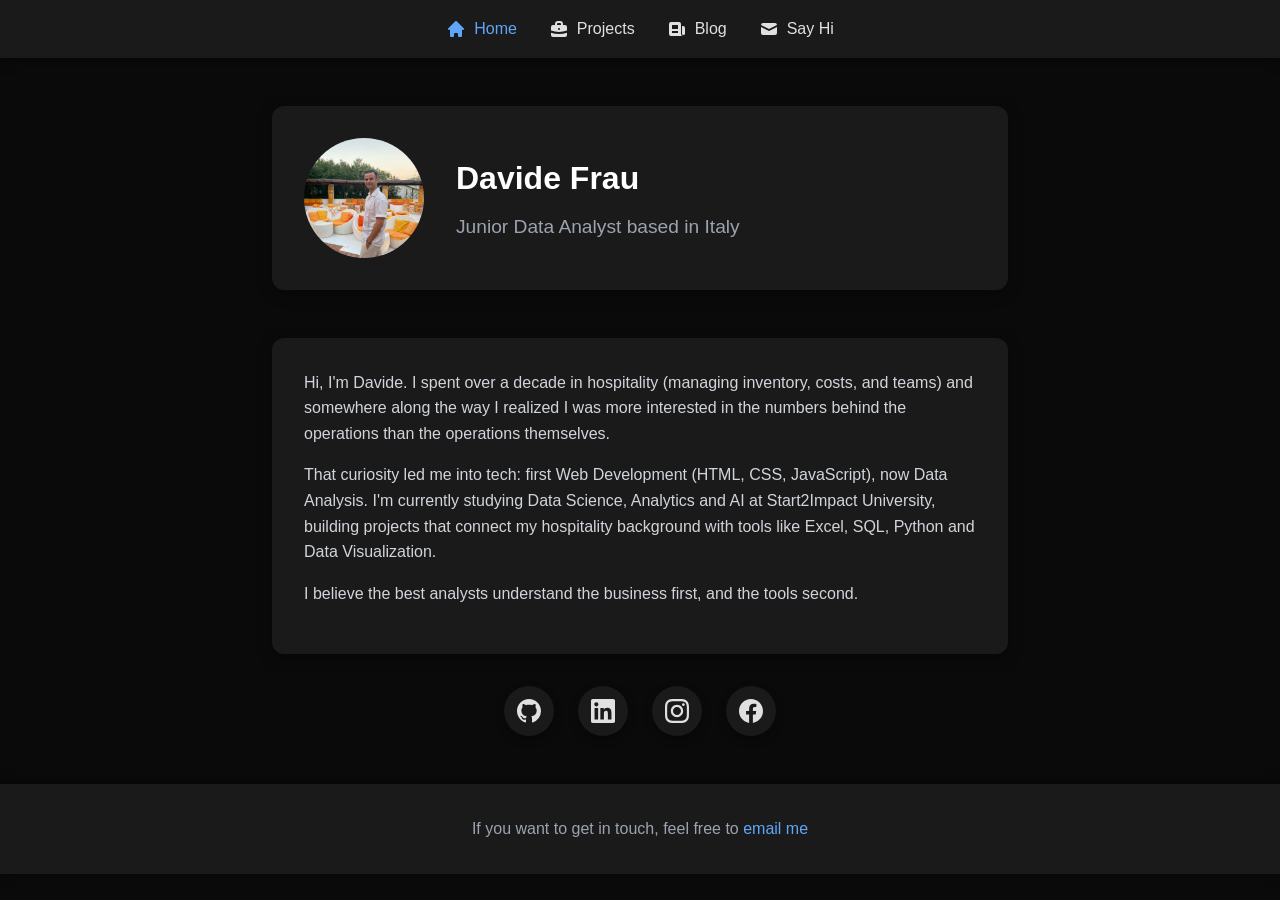
<file: index.html>
<!doctype html>
<html lang="it">
	<head>
		<meta charset="UTF-8" />
		<meta name="viewport" content="width=device-width, initial-scale=1.0" />
		<meta name="description" content="Davide Frau - Junior Data Analyst" />
		<meta name="keywords" content="Data Analysis, Data Science, programming" />
		<meta name="author" content="Davide Frau" />
		<meta property="og:title" content="Davide Frau - Junior Data Analyst" />
		<meta
			property="og:description"
			content="Hi, i'm Davide, a Junior Data Analyst"
		/>
		<meta property="og:type" content="website" />
		<meta property="og:url" content="https://davidefrau.netlify.app/" />
		<link rel="stylesheet" href="/css/style.css" />
		<link rel="icon" type="image/png" sizes="32x32" href="/img/favicon.ico" />
		<link rel="manifest" href="/site.webmanifest" />
		<title>Davide Frau</title>
	</head>
	<body>
		<header>
			<nav>
				<ul>
					<li>
						<a href="../index.html" class="active">
							<svg fill="currentColor" viewBox="0 0 20 20">
								<path
									d="M10.707 2.293a1 1 0 00-1.414 0l-7 7a1 1 0 001.414 1.414L4 10.414V17a1 1 0 001 1h2a1 1 0 001-1v-2a1 1 0 011-1h2a1 1 0 011 1v2a1 1 0 001 1h2a1 1 0 001-1v-6.586l.293.293a1 1 0 001.414-1.414l-7-7z"
								/>
							</svg>
							<span>Home</span>
						</a>
					</li>
					<li>
						<a href="html/projects.html">
							<svg fill="currentColor" viewBox="0 0 20 20">
								<path
									fill-rule="evenodd"
									d="M6 6V5a3 3 0 013-3h2a3 3 0 013 3v1h2a2 2 0 012 2v3.57A22.952 22.952 0 0110 13a22.95 22.95 0 01-8-1.43V8a2 2 0 012-2h2zm2-1a1 1 0 011-1h2a1 1 0 011 1v1H8V5zm1 5a1 1 0 011-1h.01a1 1 0 110 2H10a1 1 0 01-1-1z"
									clip-rule="evenodd"
								/>
								<path
									d="M2 13.692V16a2 2 0 002 2h12a2 2 0 002-2v-2.308A24.974 24.974 0 0110 15c-2.796 0-5.487-.46-8-1.308z"
								/>
							</svg>
							<span>Projects</span>
						</a>
					</li>
					<li>
						<a href="html/blog.html">
							<svg fill="currentColor" viewBox="0 0 20 20">
								<path
									fill-rule="evenodd"
									d="M2 5a2 2 0 012-2h8a2 2 0 012 2v10a2 2 0 002 2H4a2 2 0 01-2-2V5zm3 1h6v4H5V6zm6 6H5v2h6v-2z"
									clip-rule="evenodd"
								/>
								<path d="M15 7h1a2 2 0 012 2v5.5a1.5 1.5 0 01-3 0V7z" />
							</svg>
							<span>Blog</span>
						</a>
					</li>
					<li>
						<a href="html/say-hi.html">
							<svg fill="currentColor" viewBox="0 0 20 20">
								<path
									d="M2.003 5.884L10 9.882l7.997-3.998A2 2 0 0016 4H4a2 2 0 00-1.997 1.884z"
								/>
								<path
									d="M18 8.118l-8 4-8-4V14a2 2 0 002 2h12a2 2 0 002-2V8.118z"
								/>
							</svg>
							<span>Say Hi</span>
						</a>
					</li>
				</ul>
			</nav>
		</header>
		<main>
			<section class="profile-section">
				<img
					src="img/c9872b90-cc30-4b3d-b682-d0ad184fd7a0.jpg"
					alt="Davide Frau photo"
					class="profile-image"
				/>
				<div class="profile-info">
					<h1>Davide Frau</h1>
					<p class="role">Junior Data Analyst based in Italy</p>
				</div>
			</section>
			<article class="about-section">
				<p>
					Hi, I'm Davide. I spent over a decade in hospitality (managing
					inventory, costs, and teams) and somewhere along the way I realized I
					was more interested in the numbers behind the operations than the
					operations themselves.
				</p>
				<p>
					That curiosity led me into tech: first Web Development (HTML, CSS,
					JavaScript), now Data Analysis. I'm currently studying Data Science,
					Analytics and AI at Start2Impact University, building projects that
					connect my hospitality background with tools like Excel, SQL, Python
					and Data Visualization.
				</p>
				<p>
					I believe the best analysts understand the business first, and the
					tools second.
				</p>
			</article>
			<section class="social-links">
				<a
					href="https://github.com/davfrau94"
					target="_blank"
					rel="noopener noreferrer"
					aria-label="GitHub"
				>
					<svg width="24" height="24" fill="currentColor" viewBox="0 0 24 24">
						<path
							d="M12 0C5.37 0 0 5.37 0 12c0 5.31 3.435 9.795 8.205 11.385.6.105.825-.255.825-.57 0-.285-.015-1.23-.015-2.235-3.015.555-3.795-.735-4.035-1.41-.135-.345-.72-1.41-1.23-1.695-.42-.225-1.02-.78-.015-.795.945-.015 1.62.87 1.845 1.23 1.08 1.815 2.805 1.305 3.495.99.105-.78.42-1.305.765-1.605-2.67-.3-5.46-1.335-5.46-5.925 0-1.305.465-2.385 1.23-3.225-.12-.3-.54-1.53.12-3.18 0 0 1.005-.315 3.3 1.23.96-.27 1.98-.405 3-.405s2.04.135 3 .405c2.295-1.56 3.3-1.23 3.3-1.23.66 1.65.24 2.88.12 3.18.765.84 1.23 1.905 1.23 3.225 0 4.605-2.805 5.625-5.475 5.925.435.375.81 1.095.81 2.22 0 1.605-.015 2.895-.015 3.3 0 .315.225.69.825.57A12.02 12.02 0 0024 12c0-6.63-5.37-12-12-12z"
						/>
					</svg>
				</a>
				<a
					href="https://www.linkedin.com/in/davide-frau/"
					target="_blank"
					rel="noopener noreferrer"
					aria-label="LinkedIn"
				>
					<svg width="24" height="24" fill="currentColor" viewBox="0 0 24 24">
						<path
							d="M20.447 20.452h-3.554v-5.569c0-1.328-.027-3.037-1.852-3.037-1.853 0-2.136 1.445-2.136 2.939v5.667H9.351V9h3.414v1.561h.046c.477-.9 1.637-1.85 3.37-1.85 3.601 0 4.267 2.37 4.267 5.455v6.286zM5.337 7.433c-1.144 0-2.063-.926-2.063-2.065 0-1.138.92-2.063 2.063-2.063 1.14 0 2.064.925 2.064 2.063 0 1.139-.925 2.065-2.064 2.065zm1.782 13.019H3.555V9h3.564v11.452zM22.225 0H1.771C.792 0 0 .774 0 1.729v20.542C0 23.227.792 24 1.771 24h20.451C23.2 24 24 23.227 24 22.271V1.729C24 .774 23.2 0 22.222 0h.003z"
						/>
					</svg>
				</a>
				<a
					href="https://www.instagram.com/dav_frau/"
					target="_blank"
					rel="noopener noreferrer"
					aria-label="Instagram"
				>
					<svg width="24" height="24" fill="currentColor" viewBox="0 0 24 24">
						<path
							d="M12 2.163c3.204 0 3.584.012 4.85.07 3.252.148 4.771 1.691 4.919 4.919.058 1.265.069 1.645.069 4.849 0 3.205-.012 3.584-.069 4.849-.149 3.225-1.664 4.771-4.919 4.919-1.266.058-1.644.07-4.85.07-3.204 0-3.584-.012-4.849-.07-3.26-.149-4.771-1.699-4.919-4.92-.058-1.265-.07-1.644-.07-4.849 0-3.204.013-3.583.07-4.849.149-3.227 1.664-4.771 4.919-4.919 1.266-.057 1.645-.069 4.849-.069zm0-2.163c-3.259 0-3.667.014-4.947.072-4.358.2-6.78 2.618-6.98 6.98-.059 1.281-.073 1.689-.073 4.948 0 3.259.014 3.668.072 4.948.2 4.358 2.618 6.78 6.98 6.98 1.281.058 1.689.072 4.948.072 3.259 0 3.668-.014 4.948-.072 4.354-.2 6.782-2.618 6.979-6.98.059-1.28.073-1.689.073-4.948 0-3.259-.014-3.667-.072-4.947-.196-4.354-2.617-6.78-6.979-6.98-1.281-.059-1.69-.073-4.949-.073zm0 5.838c-3.403 0-6.162 2.759-6.162 6.162s2.759 6.163 6.162 6.163 6.162-2.759 6.162-6.163c0-3.403-2.759-6.162-6.162-6.162zm0 10.162c-2.209 0-4-1.79-4-4 0-2.209 1.791-4 4-4s4 1.791 4 4c0 2.21-1.791 4-4 4zm6.406-11.845c-.796 0-1.441.645-1.441 1.44s.645 1.44 1.441 1.44c.795 0 1.439-.645 1.439-1.44s-.644-1.44-1.439-1.44z"
						/>
					</svg>
				</a>
				<a
					href="https://facebook.com/davfrau"
					target="_blank"
					rel="noopener noreferrer"
					aria-label="Facebook"
				>
					<svg width="24" height="24" fill="currentColor" viewBox="0 0 24 24">
						<path
							d="M24 12.073c0-6.627-5.373-12-12-12s-12 5.373-12 12c0 5.99 4.388 10.954 10.125 11.854v-8.385H7.078v-3.47h3.047V9.43c0-3.007 1.792-4.669 4.533-4.669 1.312 0 2.686.235 2.686.235v2.953H15.83c-1.491 0-1.956.925-1.956 1.874v2.25h3.328l-.532 3.47h-2.796v8.385C19.612 23.027 24 18.062 24 12.073z"
						/>
					</svg>
				</a>
			</section>
		</main>

		<footer>
			<p>
				If you want to get in touch, feel free to
				<a href="/html/say-hi.html">email me</a>
			</p>
		</footer>
	</body>
</html>
</file>
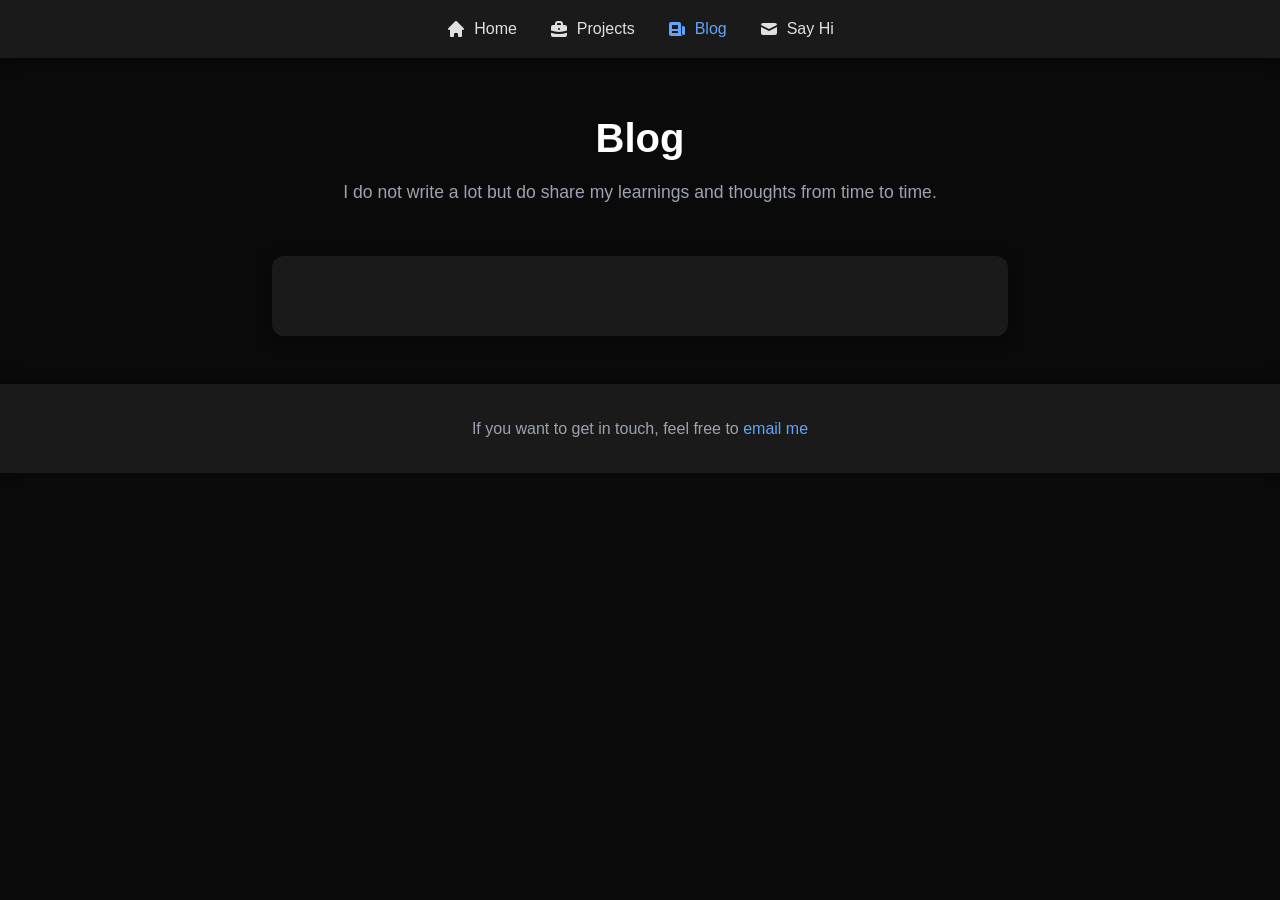
<file: html/blog.html>
<!DOCTYPE html>
<html lang="it">
	<head>
		<meta charset="UTF-8" />
		<meta name="viewport" content="width=device-width, initial-scale=1.0" />
		<meta
			name="description"
			content="Davide Frau - Full Stack Developer - Blog"
		/>
		<meta
			name="keywords"
			content="portfolio, blog, full stack developer, web development"
		/>
		<meta name="author" content="Davide Frau" />
		<meta property="og:type" content="website" />
		<meta property="og:url" content="https://davidefrau.netlify.app/" />
		<link rel="stylesheet" href="/css/style.css" />
		<link rel="stylesheet" href="/css/blog.css" />
		<link rel="icon" type="image/png" sizes="32x32" href="/img/favicon.ico" />
		<link rel="manifest" href="/site.webmanifest" />

		<title>Davide Frau - Blog</title>
	</head>
	<body>
		<header>
			<nav>
				<ul>
					<li>
						<a href="../index.html">
							<svg fill="currentColor" viewBox="0 0 20 20">
								<path
									d="M10.707 2.293a1 1 0 00-1.414 0l-7 7a1 1 0 001.414 1.414L4 10.414V17a1 1 0 001 1h2a1 1 0 001-1v-2a1 1 0 011-1h2a1 1 0 011 1v2a1 1 0 001 1h2a1 1 0 001-1v-6.586l.293.293a1 1 0 001.414-1.414l-7-7z"
								/>
							</svg>
							<span>Home</span>
						</a>
					</li>
					<li>
						<a href="/html/projects.html">
							<svg fill="currentColor" viewBox="0 0 20 20">
								<path
									fill-rule="evenodd"
									d="M6 6V5a3 3 0 013-3h2a3 3 0 013 3v1h2a2 2 0 012 2v3.57A22.952 22.952 0 0110 13a22.95 22.95 0 01-8-1.43V8a2 2 0 012-2h2zm2-1a1 1 0 011-1h2a1 1 0 011 1v1H8V5zm1 5a1 1 0 011-1h.01a1 1 0 110 2H10a1 1 0 01-1-1z"
									clip-rule="evenodd"
								/>
								<path
									d="M2 13.692V16a2 2 0 002 2h12a2 2 0 002-2v-2.308A24.974 24.974 0 0110 15c-2.796 0-5.487-.46-8-1.308z"
								/>
							</svg>
							<span>Projects</span>
						</a>
					</li>
					<li>
						<a href="/html/blog.html" class="active">
							<svg fill="currentColor" viewBox="0 0 20 20">
								<path
									fill-rule="evenodd"
									d="M2 5a2 2 0 012-2h8a2 2 0 012 2v10a2 2 0 002 2H4a2 2 0 01-2-2V5zm3 1h6v4H5V6zm6 6H5v2h6v-2z"
									clip-rule="evenodd"
								/>
								<path d="M15 7h1a2 2 0 012 2v5.5a1.5 1.5 0 01-3 0V7z" />
							</svg>
							<span>Blog</span>
						</a>
					</li>
					<li>
						<a href="/html/say-hi.html">
							<svg fill="currentColor" viewBox="0 0 20 20">
								<path
									d="M2.003 5.884L10 9.882l7.997-3.998A2 2 0 0016 4H4a2 2 0 00-1.997 1.884z"
								/>
								<path
									d="M18 8.118l-8 4-8-4V14a2 2 0 002 2h12a2 2 0 002-2V8.118z"
								/>
							</svg>
							<span>Say Hi</span>
						</a>
					</li>
				</ul>
			</nav>
		</header>

		<main>
			<div class="page-header">
				<h1>Blog</h1>
				<p>
					I do not write a lot but do share my learnings and thoughts from time
					to time.
				</p>
			</div>

			<div class="blog-posts-container">
				<!--
				<ul class="blog-posts">
					<li>
						<a href="blog/errori-comuni-javascript.html">
							1mo blog post
							<span class="post-date">(2025-09-12)</span>
						</a>
					</li>
				</ul>>
				-->
			</div>
		</main>

		<footer>
			<p>
				If you want to get in touch, feel free to
				<a href="/html/say-hi.html">email me</a>
			</p>
		</footer>
	</body>
</html>
</file>
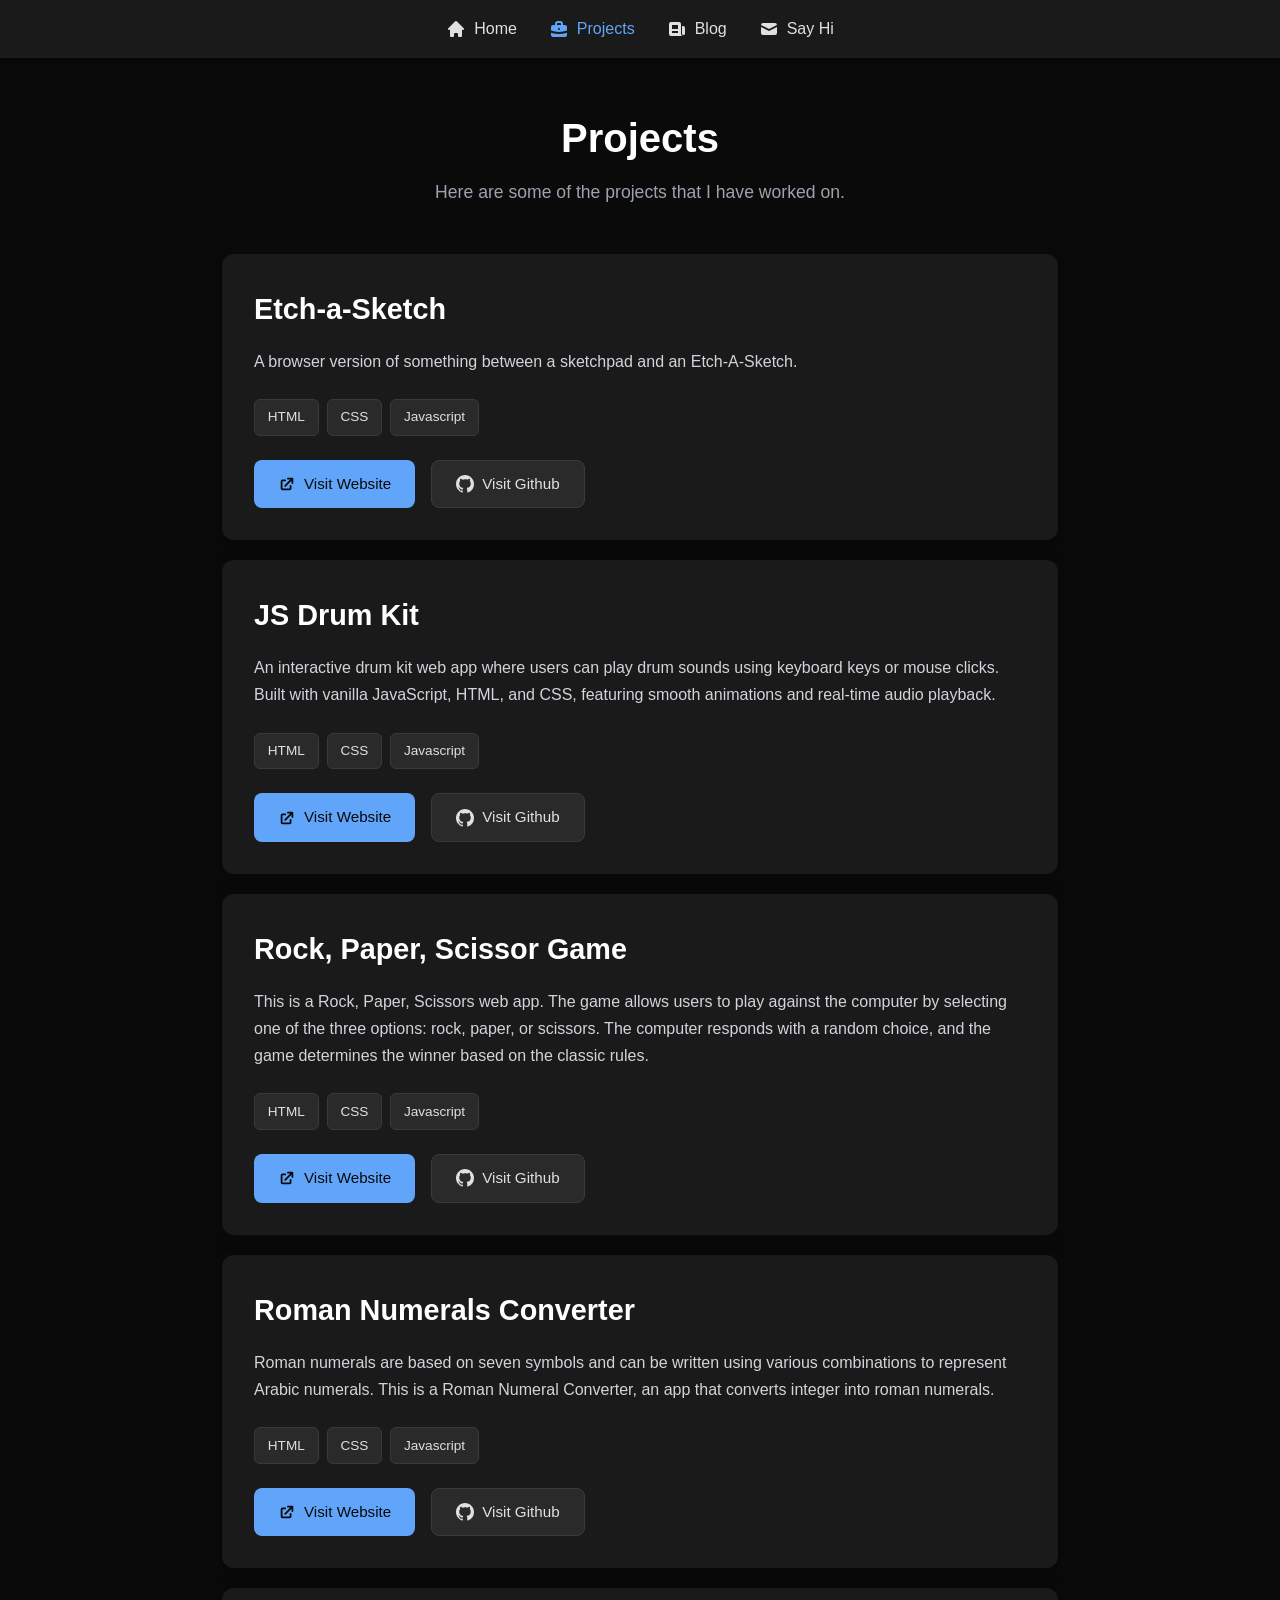
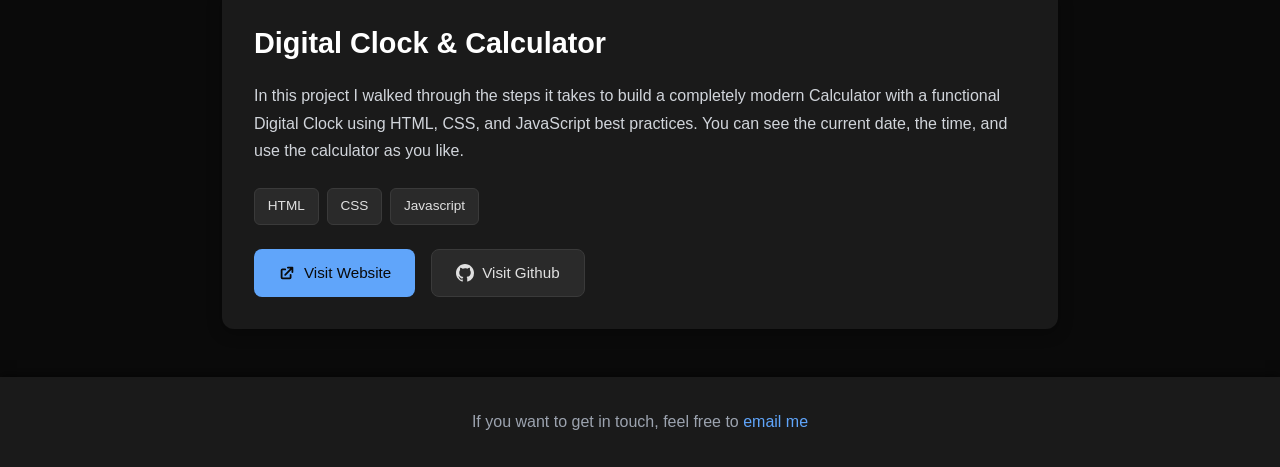
<file: html/projects.html>
<!DOCTYPE html>
<html lang="it">
	<head>
		<meta charset="UTF-8" />
		<meta name="viewport" content="width=device-width, initial-scale=1.0" />
		<meta
			name="description"
			content="Davide Frau - Full Stack Developer - Projects"
		/>
		<meta
			name="keywords"
			content="portfolio, projects, full stack developer, web development"
		/>
		<meta name="author" content="Davide Frau" />
		<meta property="og:type" content="website" />
		<meta property="og:url" content="https://davidefrau.netlify.app/" />
		<link rel="stylesheet" href="/css/style.css" />
		<link rel="stylesheet" href="/css/projects.css" />
		<link rel="icon" type="image/png" sizes="32x32" href="/img/favicon.ico" />
		<link rel="manifest" href="/site.webmanifest" />
		<title>Davide frau - Projects</title>
	</head>
	<body>
		<header>
			<nav>
				<ul>
					<li>
						<a href="../index.html">
							<svg fill="currentColor" viewBox="0 0 20 20">
								<path
									d="M10.707 2.293a1 1 0 00-1.414 0l-7 7a1 1 0 001.414 1.414L4 10.414V17a1 1 0 001 1h2a1 1 0 001-1v-2a1 1 0 011-1h2a1 1 0 011 1v2a1 1 0 001 1h2a1 1 0 001-1v-6.586l.293.293a1 1 0 001.414-1.414l-7-7z"
								/>
							</svg>
							<span>Home</span>
						</a>
					</li>
					<li>
						<a href="/html/projects.html" class="active">
							<svg fill="currentColor" viewBox="0 0 20 20">
								<path
									fill-rule="evenodd"
									d="M6 6V5a3 3 0 013-3h2a3 3 0 013 3v1h2a2 2 0 012 2v3.57A22.952 22.952 0 0110 13a22.95 22.95 0 01-8-1.43V8a2 2 0 012-2h2zm2-1a1 1 0 011-1h2a1 1 0 011 1v1H8V5zm1 5a1 1 0 011-1h.01a1 1 0 110 2H10a1 1 0 01-1-1z"
									clip-rule="evenodd"
								/>
								<path
									d="M2 13.692V16a2 2 0 002 2h12a2 2 0 002-2v-2.308A24.974 24.974 0 0110 15c-2.796 0-5.487-.46-8-1.308z"
								/>
							</svg>
							<span>Projects</span>
						</a>
					</li>
					<li>
						<a href="blog.html">
							<svg fill="currentColor" viewBox="0 0 20 20">
								<path
									fill-rule="evenodd"
									d="M2 5a2 2 0 012-2h8a2 2 0 012 2v10a2 2 0 002 2H4a2 2 0 01-2-2V5zm3 1h6v4H5V6zm6 6H5v2h6v-2z"
									clip-rule="evenodd"
								/>
								<path d="M15 7h1a2 2 0 012 2v5.5a1.5 1.5 0 01-3 0V7z" />
							</svg>
							<span>Blog</span>
						</a>
					</li>
					<li>
						<a href="say-hi.html">
							<svg fill="currentColor" viewBox="0 0 20 20">
								<path
									d="M2.003 5.884L10 9.882l7.997-3.998A2 2 0 0016 4H4a2 2 0 00-1.997 1.884z"
								/>
								<path
									d="M18 8.118l-8 4-8-4V14a2 2 0 002 2h12a2 2 0 002-2V8.118z"
								/>
							</svg>
							<span>Say Hi</span>
						</a>
					</li>
				</ul>
			</nav>
		</header>

		<main>
			<div class="page-header">
				<h1>Projects</h1>
				<p>Here are some of the projects that I have worked on.</p>
			</div>

			<div class="projects-container">
				<article class="project-card">
					<h2>Etch-a-Sketch</h2>
					<p class="description">
						A browser version of something between a sketchpad and an
						Etch-A-Sketch.
					</p>
					<div class="technologies">
						<span class="tech-badge">HTML</span>
						<span class="tech-badge">CSS</span>
						<span class="tech-badge">Javascript</span>
					</div>
					<div class="project-links">
						<a
							href="https://davfrau94.github.io/etch-a-sketch/"
							class="project-link primary"
						>
							<svg fill="currentColor" viewBox="0 0 20 20">
								<path
									d="M11 3a1 1 0 100 2h2.586l-6.293 6.293a1 1 0 101.414 1.414L15 6.414V9a1 1 0 102 0V4a1 1 0 00-1-1h-5z"
								/>
								<path
									d="M5 5a2 2 0 00-2 2v8a2 2 0 002 2h8a2 2 0 002-2v-3a1 1 0 10-2 0v3H5V7h3a1 1 0 000-2H5z"
								/>
							</svg>
							Visit Website
						</a>
						<a
							href="https://github.com/davfrau94/etch-a-sketch"
							class="project-link secondary"
						>
							<svg fill="currentColor" viewBox="0 0 20 20">
								<path
									fill-rule="evenodd"
									d="M10 0C4.477 0 0 4.484 0 10.017c0 4.425 2.865 8.18 6.839 9.504.5.092.682-.217.682-.483 0-.237-.008-.868-.013-1.703-2.782.605-3.369-1.343-3.369-1.343-.454-1.158-1.11-1.466-1.11-1.466-.908-.62.069-.608.069-.608 1.003.07 1.531 1.032 1.531 1.032.892 1.53 2.341 1.088 2.91.832.092-.647.35-1.088.636-1.338-2.22-.253-4.555-1.113-4.555-4.951 0-1.093.39-1.988 1.029-2.688-.103-.253-.446-1.272.098-2.65 0 0 .84-.27 2.75 1.026A9.564 9.564 0 0110 4.844c.85.004 1.705.115 2.504.337 1.909-1.296 2.747-1.027 2.747-1.027.546 1.379.203 2.398.1 2.651.64.7 1.028 1.595 1.028 2.688 0 3.848-2.339 4.695-4.566 4.942.359.31.678.921.678 1.856 0 1.338-.012 2.419-.012 2.747 0 .268.18.58.688.482A10.019 10.019 0 0020 10.017C20 4.484 15.522 0 10 0z"
									clip-rule="evenodd"
								/>
							</svg>
							Visit Github
						</a>
					</div>
				</article>
			</div>

			<div class="projects-container">
				<article class="project-card">
					<h2>JS Drum Kit</h2>
					<p class="description">
						An interactive drum kit web app where users can play drum sounds
						using keyboard keys or mouse clicks. Built with vanilla JavaScript,
						HTML, and CSS, featuring smooth animations and real-time audio
						playback.
					</p>
					<div class="technologies">
						<span class="tech-badge">HTML</span>
						<span class="tech-badge">CSS</span>
						<span class="tech-badge">Javascript</span>
					</div>
					<div class="project-links">
						<a
							href="https://davfrau94.github.io/DrumKit/"
							class="project-link primary"
						>
							<svg fill="currentColor" viewBox="0 0 20 20">
								<path
									d="M11 3a1 1 0 100 2h2.586l-6.293 6.293a1 1 0 101.414 1.414L15 6.414V9a1 1 0 102 0V4a1 1 0 00-1-1h-5z"
								/>
								<path
									d="M5 5a2 2 0 00-2 2v8a2 2 0 002 2h8a2 2 0 002-2v-3a1 1 0 10-2 0v3H5V7h3a1 1 0 000-2H5z"
								/>
							</svg>
							Visit Website
						</a>
						<a
							href="https://github.com/davfrau94/DrumKit"
							class="project-link secondary"
						>
							<svg fill="currentColor" viewBox="0 0 20 20">
								<path
									fill-rule="evenodd"
									d="M10 0C4.477 0 0 4.484 0 10.017c0 4.425 2.865 8.18 6.839 9.504.5.092.682-.217.682-.483 0-.237-.008-.868-.013-1.703-2.782.605-3.369-1.343-3.369-1.343-.454-1.158-1.11-1.466-1.11-1.466-.908-.62.069-.608.069-.608 1.003.07 1.531 1.032 1.531 1.032.892 1.53 2.341 1.088 2.91.832.092-.647.35-1.088.636-1.338-2.22-.253-4.555-1.113-4.555-4.951 0-1.093.39-1.988 1.029-2.688-.103-.253-.446-1.272.098-2.65 0 0 .84-.27 2.75 1.026A9.564 9.564 0 0110 4.844c.85.004 1.705.115 2.504.337 1.909-1.296 2.747-1.027 2.747-1.027.546 1.379.203 2.398.1 2.651.64.7 1.028 1.595 1.028 2.688 0 3.848-2.339 4.695-4.566 4.942.359.31.678.921.678 1.856 0 1.338-.012 2.419-.012 2.747 0 .268.18.58.688.482A10.019 10.019 0 0020 10.017C20 4.484 15.522 0 10 0z"
									clip-rule="evenodd"
								/>
							</svg>
							Visit Github
						</a>
					</div>
				</article>
			</div>

			<div class="projects-container">
				<article class="project-card">
					<h2>Rock, Paper, Scissor Game</h2>
					<p class="description">
						This is a Rock, Paper, Scissors web app. The game allows users to
						play against the computer by selecting one of the three options:
						rock, paper, or scissors. The computer responds with a random
						choice, and the game determines the winner based on the classic
						rules.
					</p>
					<div class="technologies">
						<span class="tech-badge">HTML</span>
						<span class="tech-badge">CSS</span>
						<span class="tech-badge">Javascript</span>
					</div>
					<div class="project-links">
						<a
							href="https://rpsgame5.netlify.app/"
							class="project-link primary"
						>
							<svg fill="currentColor" viewBox="0 0 20 20">
								<path
									d="M11 3a1 1 0 100 2h2.586l-6.293 6.293a1 1 0 101.414 1.414L15 6.414V9a1 1 0 102 0V4a1 1 0 00-1-1h-5z"
								/>
								<path
									d="M5 5a2 2 0 00-2 2v8a2 2 0 002 2h8a2 2 0 002-2v-3a1 1 0 10-2 0v3H5V7h3a1 1 0 000-2H5z"
								/>
							</svg>
							Visit Website
						</a>
						<a
							href="https://github.com/davfrau94/RPS-Game"
							class="project-link secondary"
						>
							<svg fill="currentColor" viewBox="0 0 20 20">
								<path
									fill-rule="evenodd"
									d="M10 0C4.477 0 0 4.484 0 10.017c0 4.425 2.865 8.18 6.839 9.504.5.092.682-.217.682-.483 0-.237-.008-.868-.013-1.703-2.782.605-3.369-1.343-3.369-1.343-.454-1.158-1.11-1.466-1.11-1.466-.908-.62.069-.608.069-.608 1.003.07 1.531 1.032 1.531 1.032.892 1.53 2.341 1.088 2.91.832.092-.647.35-1.088.636-1.338-2.22-.253-4.555-1.113-4.555-4.951 0-1.093.39-1.988 1.029-2.688-.103-.253-.446-1.272.098-2.65 0 0 .84-.27 2.75 1.026A9.564 9.564 0 0110 4.844c.85.004 1.705.115 2.504.337 1.909-1.296 2.747-1.027 2.747-1.027.546 1.379.203 2.398.1 2.651.64.7 1.028 1.595 1.028 2.688 0 3.848-2.339 4.695-4.566 4.942.359.31.678.921.678 1.856 0 1.338-.012 2.419-.012 2.747 0 .268.18.58.688.482A10.019 10.019 0 0020 10.017C20 4.484 15.522 0 10 0z"
									clip-rule="evenodd"
								/>
							</svg>
							Visit Github
						</a>
					</div>
				</article>
			</div>

			<div class="projects-container">
				<article class="project-card">
					<h2>Roman Numerals Converter</h2>
					<p class="description">
						Roman numerals are based on seven symbols and can be written using
						various combinations to represent Arabic numerals. This is a Roman
						Numeral Converter, an app that converts integer into roman numerals.
					</p>
					<div class="technologies">
						<span class="tech-badge">HTML</span>
						<span class="tech-badge">CSS</span>
						<span class="tech-badge">Javascript</span>
					</div>
					<div class="project-links">
						<a
							href="https://numeralromanconverter.netlify.app/"
							class="project-link primary"
						>
							<svg fill="currentColor" viewBox="0 0 20 20">
								<path
									d="M11 3a1 1 0 100 2h2.586l-6.293 6.293a1 1 0 101.414 1.414L15 6.414V9a1 1 0 102 0V4a1 1 0 00-1-1h-5z"
								/>
								<path
									d="M5 5a2 2 0 00-2 2v8a2 2 0 002 2h8a2 2 0 002-2v-3a1 1 0 10-2 0v3H5V7h3a1 1 0 000-2H5z"
								/>
							</svg>
							Visit Website
						</a>
						<a
							href="https://github.com/davfrau94/romanNumeralConverter"
							class="project-link secondary"
						>
							<svg fill="currentColor" viewBox="0 0 20 20">
								<path
									fill-rule="evenodd"
									d="M10 0C4.477 0 0 4.484 0 10.017c0 4.425 2.865 8.18 6.839 9.504.5.092.682-.217.682-.483 0-.237-.008-.868-.013-1.703-2.782.605-3.369-1.343-3.369-1.343-.454-1.158-1.11-1.466-1.11-1.466-.908-.62.069-.608.069-.608 1.003.07 1.531 1.032 1.531 1.032.892 1.53 2.341 1.088 2.91.832.092-.647.35-1.088.636-1.338-2.22-.253-4.555-1.113-4.555-4.951 0-1.093.39-1.988 1.029-2.688-.103-.253-.446-1.272.098-2.65 0 0 .84-.27 2.75 1.026A9.564 9.564 0 0110 4.844c.85.004 1.705.115 2.504.337 1.909-1.296 2.747-1.027 2.747-1.027.546 1.379.203 2.398.1 2.651.64.7 1.028 1.595 1.028 2.688 0 3.848-2.339 4.695-4.566 4.942.359.31.678.921.678 1.856 0 1.338-.012 2.419-.012 2.747 0 .268.18.58.688.482A10.019 10.019 0 0020 10.017C20 4.484 15.522 0 10 0z"
									clip-rule="evenodd"
								/>
							</svg>
							Visit Github
						</a>
					</div>
				</article>
			</div>

			<div class="projects-container">
				<article class="project-card">
					<h2>Digital Clock & Calculator</h2>
					<p class="description">
						In this project I walked through the steps it takes to build a
						completely modern Calculator with a functional Digital Clock using
						HTML, CSS, and JavaScript best practices. You can see the current
						date, the time, and use the calculator as you like.
					</p>
					<div class="technologies">
						<span class="tech-badge">HTML</span>
						<span class="tech-badge">CSS</span>
						<span class="tech-badge">Javascript</span>
					</div>
					<div class="project-links">
						<a
							href="https://calclock.netlify.app/"
							class="project-link primary"
						>
							<svg fill="currentColor" viewBox="0 0 20 20">
								<path
									d="M11 3a1 1 0 100 2h2.586l-6.293 6.293a1 1 0 101.414 1.414L15 6.414V9a1 1 0 102 0V4a1 1 0 00-1-1h-5z"
								/>
								<path
									d="M5 5a2 2 0 00-2 2v8a2 2 0 002 2h8a2 2 0 002-2v-3a1 1 0 10-2 0v3H5V7h3a1 1 0 000-2H5z"
								/>
							</svg>
							Visit Website
						</a>
						<a
							href="https://github.com/davfrau94/ClockCalculator"
							class="project-link secondary"
						>
							<svg fill="currentColor" viewBox="0 0 20 20">
								<path
									fill-rule="evenodd"
									d="M10 0C4.477 0 0 4.484 0 10.017c0 4.425 2.865 8.18 6.839 9.504.5.092.682-.217.682-.483 0-.237-.008-.868-.013-1.703-2.782.605-3.369-1.343-3.369-1.343-.454-1.158-1.11-1.466-1.11-1.466-.908-.62.069-.608.069-.608 1.003.07 1.531 1.032 1.531 1.032.892 1.53 2.341 1.088 2.91.832.092-.647.35-1.088.636-1.338-2.22-.253-4.555-1.113-4.555-4.951 0-1.093.39-1.988 1.029-2.688-.103-.253-.446-1.272.098-2.65 0 0 .84-.27 2.75 1.026A9.564 9.564 0 0110 4.844c.85.004 1.705.115 2.504.337 1.909-1.296 2.747-1.027 2.747-1.027.546 1.379.203 2.398.1 2.651.64.7 1.028 1.595 1.028 2.688 0 3.848-2.339 4.695-4.566 4.942.359.31.678.921.678 1.856 0 1.338-.012 2.419-.012 2.747 0 .268.18.58.688.482A10.019 10.019 0 0020 10.017C20 4.484 15.522 0 10 0z"
									clip-rule="evenodd"
								/>
							</svg>
							Visit Github
						</a>
					</div>
				</article>
			</div>
		</main>

		<footer>
			<p>
				If you want to get in touch, feel free to
				<a href="/html/say-hi.html">email me</a>
			</p>
		</footer>
	</body>
</html>
</file>
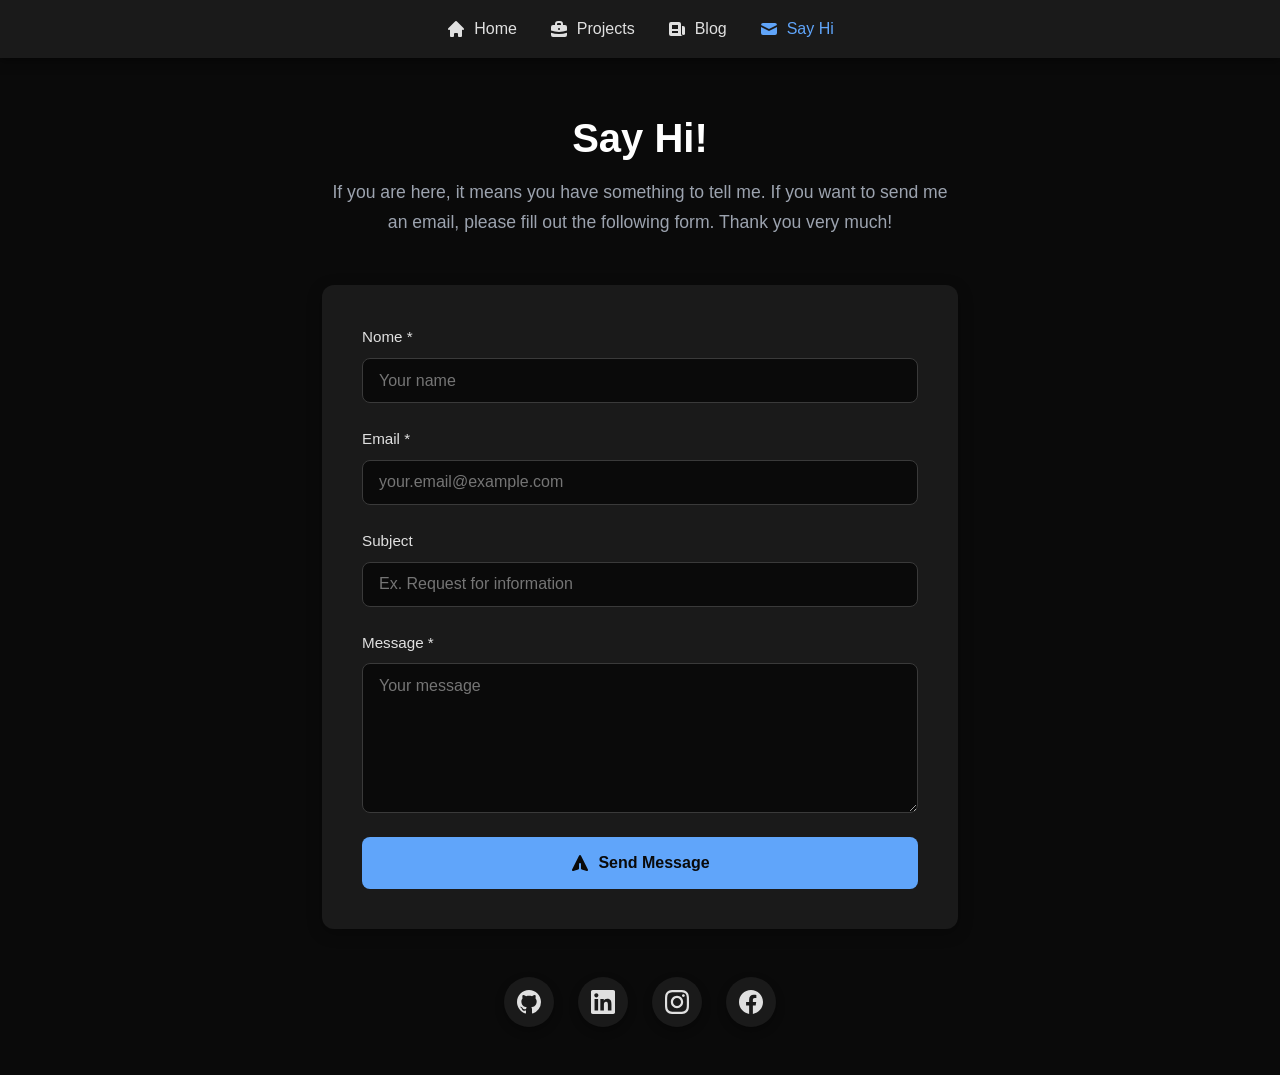
<file: html/say-hi.html>
<!DOCTYPE html>
<html lang="it">
	<head>
		<meta charset="UTF-8" />
		<meta name="viewport" content="width=device-width, initial-scale=1.0" />
		<meta
			name="description"
			content="Davide Frau - Full Stack Developer - Say Hi"
		/>
		<meta
			name="keywords"
			content="contact, email, full stack developer, info"
		/>
		<meta name="author" content="Davide Frau" />
		<meta property="og:type" content="website" />
		<meta property="og:url" content="https://davidefrau.netlify.app/" />
		<link rel="stylesheet" href="/css/style.css" />
		<link rel="stylesheet" href="/css/say-hi.css" />
		<link rel="icon" type="image/png" sizes="32x32" href="/img/favicon.ico" />
		<link rel="manifest" href="/site.webmanifest" />
		<title>Say Hi - Davide Frau</title>
	</head>
	<body>
		<header>
			<nav>
				<ul>
					<li>
						<a href="../index.html">
							<svg fill="currentColor" viewBox="0 0 20 20">
								<path
									d="M10.707 2.293a1 1 0 00-1.414 0l-7 7a1 1 0 001.414 1.414L4 10.414V17a1 1 0 001 1h2a1 1 0 001-1v-2a1 1 0 011-1h2a1 1 0 011 1v2a1 1 0 001 1h2a1 1 0 001-1v-6.586l.293.293a1 1 0 001.414-1.414l-7-7z"
								/>
							</svg>
							<span>Home</span>
						</a>
					</li>
					<li>
						<a href="/html/projects.html">
							<svg fill="currentColor" viewBox="0 0 20 20">
								<path
									fill-rule="evenodd"
									d="M6 6V5a3 3 0 013-3h2a3 3 0 013 3v1h2a2 2 0 012 2v3.57A22.952 22.952 0 0110 13a22.95 22.95 0 01-8-1.43V8a2 2 0 012-2h2zm2-1a1 1 0 011-1h2a1 1 0 011 1v1H8V5zm1 5a1 1 0 011-1h.01a1 1 0 110 2H10a1 1 0 01-1-1z"
									clip-rule="evenodd"
								/>
								<path
									d="M2 13.692V16a2 2 0 002 2h12a2 2 0 002-2v-2.308A24.974 24.974 0 0110 15c-2.796 0-5.487-.46-8-1.308z"
								/>
							</svg>
							<span>Projects</span>
						</a>
					</li>
					<li>
						<a href="/html/blog.html">
							<svg fill="currentColor" viewBox="0 0 20 20">
								<path
									fill-rule="evenodd"
									d="M2 5a2 2 0 012-2h8a2 2 0 012 2v10a2 2 0 002 2H4a2 2 0 01-2-2V5zm3 1h6v4H5V6zm6 6H5v2h6v-2z"
									clip-rule="evenodd"
								/>
								<path d="M15 7h1a2 2 0 012 2v5.5a1.5 1.5 0 01-3 0V7z" />
							</svg>
							<span>Blog</span>
						</a>
					</li>
					<li>
						<a href="/html/say-hi.html" class="active">
							<svg fill="currentColor" viewBox="0 0 20 20">
								<path
									d="M2.003 5.884L10 9.882l7.997-3.998A2 2 0 0016 4H4a2 2 0 00-1.997 1.884z"
								/>
								<path
									d="M18 8.118l-8 4-8-4V14a2 2 0 002 2h12a2 2 0 002-2V8.118z"
								/>
							</svg>
							<span>Say Hi</span>
						</a>
					</li>
				</ul>
			</nav>
		</header>

		<main>
			<!-- Page Header -->
			<div class="page-header">
				<h1>Say Hi!</h1>
				<p>
					If you are here, it means you have something to tell me. If you want
					to send me an email, please fill out the following form. Thank you
					very much!
				</p>
			</div>

			<!-- Contact Form -->
			<div class="contact-form-container">
				<form
					class="contact-form"
					action="https://formspree.io/f/mnqkkvaj"
					method="POST"
				>
					<div class="form-group">
						<label for="name">Nome *</label>
						<input
							type="text"
							id="name"
							name="name"
							required
							placeholder="Your name"
						/>
					</div>

					<div class="form-group">
						<label for="email">Email *</label>
						<input
							type="email"
							id="email"
							name="email"
							required
							placeholder="your.email@example.com"
						/>
					</div>

					<div class="form-group">
						<label for="subject">Subject</label>
						<input
							type="text"
							id="subject"
							name="subject"
							placeholder="Ex. Request for information"
						/>
					</div>

					<div class="form-group">
						<label for="message">Message *</label>
						<textarea
							id="message"
							name="message"
							required
							placeholder="Your message"
						></textarea>
					</div>

					<button type="submit" class="submit-button">
						<svg fill="currentColor" viewBox="0 0 20 20">
							<path
								d="M10.894 2.553a1 1 0 00-1.788 0l-7 14a1 1 0 001.169 1.409l5-1.429A1 1 0 009 15.571V11a1 1 0 112 0v4.571a1 1 0 00.725.962l5 1.428a1 1 0 001.17-1.408l-7-14z"
							/>
						</svg>
						Send Message
					</button>
				</form>
			</div>

			<section class="social-section">
				<div class="social-links">
					<a
						href="https://github.com/davfrau94"
						target="_blank"
						rel="noopener noreferrer"
						aria-label="GitHub"
					>
						<svg width="24" height="24" fill="currentColor" viewBox="0 0 24 24">
							<path
								d="M12 0C5.37 0 0 5.37 0 12c0 5.31 3.435 9.795 8.205 11.385.6.105.825-.255.825-.57 0-.285-.015-1.23-.015-2.235-3.015.555-3.795-.735-4.035-1.41-.135-.345-.72-1.41-1.23-1.695-.42-.225-1.02-.78-.015-.795.945-.015 1.62.87 1.845 1.23 1.08 1.815 2.805 1.305 3.495.99.105-.78.42-1.305.765-1.605-2.67-.3-5.46-1.335-5.46-5.925 0-1.305.465-2.385 1.23-3.225-.12-.3-.54-1.53.12-3.18 0 0 1.005-.315 3.3 1.23.96-.27 1.98-.405 3-.405s2.04.135 3 .405c2.295-1.56 3.3-1.23 3.3-1.23.66 1.65.24 2.88.12 3.18.765.84 1.23 1.905 1.23 3.225 0 4.605-2.805 5.625-5.475 5.925.435.375.81 1.095.81 2.22 0 1.605-.015 2.895-.015 3.3 0 .315.225.69.825.57A12.02 12.02 0 0024 12c0-6.63-5.37-12-12-12z"
							/>
						</svg>
					</a>
					<a
						href="https://www.linkedin.com/in/davide-frau/"
						target="_blank"
						rel="noopener noreferrer"
						aria-label="LinkedIn"
					>
						<svg width="24" height="24" fill="currentColor" viewBox="0 0 24 24">
							<path
								d="M20.447 20.452h-3.554v-5.569c0-1.328-.027-3.037-1.852-3.037-1.853 0-2.136 1.445-2.136 2.939v5.667H9.351V9h3.414v1.561h.046c.477-.9 1.637-1.85 3.37-1.85 3.601 0 4.267 2.37 4.267 5.455v6.286zM5.337 7.433c-1.144 0-2.063-.926-2.063-2.065 0-1.138.92-2.063 2.063-2.063 1.14 0 2.064.925 2.064 2.063 0 1.139-.925 2.065-2.064 2.065zm1.782 13.019H3.555V9h3.564v11.452zM22.225 0H1.771C.792 0 0 .774 0 1.729v20.542C0 23.227.792 24 1.771 24h20.451C23.2 24 24 23.227 24 22.271V1.729C24 .774 23.2 0 22.222 0h.003z"
							/>
						</svg>
					</a>
					<a
						href="https://www.instagram.com/dav_frau/"
						target="_blank"
						rel="noopener noreferrer"
						aria-label="Instagram"
					>
						<svg width="24" height="24" fill="currentColor" viewBox="0 0 24 24">
							<path
								d="M12 2.163c3.204 0 3.584.012 4.85.07 3.252.148 4.771 1.691 4.919 4.919.058 1.265.069 1.645.069 4.849 0 3.205-.012 3.584-.069 4.849-.149 3.225-1.664 4.771-4.919 4.919-1.266.058-1.644.07-4.85.07-3.204 0-3.584-.012-4.849-.07-3.26-.149-4.771-1.699-4.919-4.92-.058-1.265-.07-1.644-.07-4.849 0-3.204.013-3.583.07-4.849.149-3.227 1.664-4.771 4.919-4.919 1.266-.057 1.645-.069 4.849-.069zm0-2.163c-3.259 0-3.667.014-4.947.072-4.358.2-6.78 2.618-6.98 6.98-.059 1.281-.073 1.689-.073 4.948 0 3.259.014 3.668.072 4.948.2 4.358 2.618 6.78 6.98 6.98 1.281.058 1.689.072 4.948.072 3.259 0 3.668-.014 4.948-.072 4.354-.2 6.782-2.618 6.979-6.98.059-1.28.073-1.689.073-4.948 0-3.259-.014-3.667-.072-4.947-.196-4.354-2.617-6.78-6.979-6.98-1.281-.059-1.69-.073-4.949-.073zm0 5.838c-3.403 0-6.162 2.759-6.162 6.162s2.759 6.163 6.162 6.163 6.162-2.759 6.162-6.163c0-3.403-2.759-6.162-6.162-6.162zm0 10.162c-2.209 0-4-1.79-4-4 0-2.209 1.791-4 4-4s4 1.791 4 4c0 2.21-1.791 4-4 4zm6.406-11.845c-.796 0-1.441.645-1.441 1.44s.645 1.44 1.441 1.44c.795 0 1.439-.645 1.439-1.44s-.644-1.44-1.439-1.44z"
							/>
						</svg>
					</a>
					<a
						href="https://facebook.com/davfrau"
						target="_blank"
						rel="noopener noreferrer"
						aria-label="Facebook"
					>
						<svg width="24" height="24" fill="currentColor" viewBox="0 0 24 24">
							<path
								d="M24 12.073c0-6.627-5.373-12-12-12s-12 5.373-12 12c0 5.99 4.388 10.954 10.125 11.854v-8.385H7.078v-3.47h3.047V9.43c0-3.007 1.792-4.669 4.533-4.669 1.312 0 2.686.235 2.686.235v2.953H15.83c-1.491 0-1.956.925-1.956 1.874v2.25h3.328l-.532 3.47h-2.796v8.385C19.612 23.027 24 18.062 24 12.073z"
							/>
						</svg>
					</a>
				</div>
			</section>
		</main>
	</body>
</html>
</file>
<file: css/style.css>
* {
    margin: 0;
    padding: 0;
    box-sizing: border-box;
}
body {
    font-family: -apple-system, BlinkMacSystemFont, "Segoe UI", Roboto,
        Oxygen, Ubuntu, Cantarell, sans-serif;
    line-height: 1.6;
    color: #e0e0e0;
    background-color: #0a0a0a;
}

header {
    background-color: #1a1a1a;
    box-shadow: 0 2px 10px rgba(0, 0, 0, 0.5);
    position: sticky;
    top: 0;
    z-index: 1000;
}

nav {
    max-width: 1200px;
    margin: 0 auto;
    padding: 1rem 2rem;
}

nav ul {
    list-style: none;
    display: flex;
    gap: 2rem;
    justify-content: center;
}

nav a {
    text-decoration: none;
    color: #e0e0e0;
    font-weight: 500;
    transition: color 0.3s ease;
    display: flex;
    align-items: center;
    gap: 0.5rem;
}

nav a:hover,
nav a.active {
    color: #60a5fa;
}

nav a svg {
    width: 20px;
    height: 20px;
}

/* Main Content */
main {
    max-width: 800px;
    margin: 3rem auto;
    padding: 0 2rem;
}

/* Profile Section */
.profile-section {
    display: flex;
    align-items: center;
    gap: 2rem;
    margin-bottom: 3rem;
    padding: 2rem;
    background-color: #1a1a1a;
    border-radius: 12px;
    box-shadow: 0 4px 15px rgba(0, 0, 0, 0.3);
}

.profile-image {
    width: 120px;
    height: 120px;
    border-radius: 50%;
    object-fit: cover;
    flex-shrink: 0;
}

.profile-info h1 {
    font-size: 2rem;
    margin-bottom: 0.5rem;
    color: #fff;
}

.profile-info .role {
    font-size: 1.2rem;
    color: #9ca3af;
}

/* About Section */
.about-section {
    background-color: #1a1a1a;
    padding: 2rem;
    border-radius: 12px;
    box-shadow: 0 4px 15px rgba(0, 0, 0, 0.3);
    margin-bottom: 2rem;
}

.about-section h2 {
    font-size: 1.5rem;
    margin-bottom: 1rem;
    color: #fff;
}

.about-section p {
    margin-bottom: 1rem;
    color: #d1d5db;
}

.social-links {
    display: flex;
    justify-content: center;
    gap: 1.5rem;
    margin: 2rem 0;
}
.social-links a {
    display: inline-flex;
    align-items: center;
    justify-content: center;
    width: 50px;
    height: 50px;
    background-color: #1a1a1a;
    border-radius: 50%;
    box-shadow: 0 4px 10px rgba(0, 0, 0, 0.3);
    transition: transform 0.3s ease, box-shadow 0.3s ease,
        background-color 0.3s ease;
    text-decoration: none;
    color: #e0e0e0;
}

.social-links a:hover {
    transform: translateY(-3px);
    box-shadow: 0 6px 20px rgba(96, 165, 250, 0.4);
    background-color: #2a2a2a;
}

/* Footer */
footer {
    background-color: #1a1a1a;
    padding: 2rem;
    text-align: center;
    margin-top: 3rem;
    box-shadow: 0 -2px 10px rgba(0, 0, 0, 0.5);
}

footer p {
    color: #9ca3af;
}

footer a {
    color: #60a5fa;
    text-decoration: none;
    font-weight: 500;
}

footer a:hover {
    text-decoration: underline;
}

/* Responsive */
@media (max-width: 768px) {
    nav ul {
        flex-wrap: wrap;
        gap: 1rem;
        justify-content: center;
    }

    nav a span {
        display: none;
    }

    main {
        margin: 2rem auto;
        padding: 0 1rem;
    }

    .profile-section {
        flex-direction: column;
        text-align: center;
    }

    .profile-info h1 {
        font-size: 1.5rem;
    }
}
</file>
<file: css/blog.css>
* {
    margin: 0;
    padding: 0;
    box-sizing: border-box;
}

body {
    font-family: -apple-system, BlinkMacSystemFont, "Segoe UI", Roboto,
        Oxygen, Ubuntu, Cantarell, sans-serif;
    line-height: 1.6;
    color: #e0e0e0;
    background-color: #0a0a0a;
}

/* Header e Navigation */
header {
    background-color: #1a1a1a;
    box-shadow: 0 2px 10px rgba(0, 0, 0, 0.5);
    position: sticky;
    top: 0;
    z-index: 1000;
}

nav {
    max-width: 1200px;
    margin: 0 auto;
    padding: 1rem 2rem;
}

nav ul {
    list-style: none;
    display: flex;
    gap: 2rem;
    justify-content: center;
}

nav a {
    text-decoration: none;
    color: #e0e0e0;
    font-weight: 500;
    transition: color 0.3s ease;
    display: flex;
    align-items: center;
    gap: 0.5rem;
}

nav a:hover,
nav a.active {
    color: #60a5fa;
}

nav a svg {
    width: 20px;
    height: 20px;
}

/* Main Content */
main {
    max-width: 800px;
    margin: 3rem auto;
    padding: 0 2rem;
}

/* Page Header */
.page-header {
    margin-bottom: 3rem;
    text-align: center;
}

.page-header h1 {
    font-size: 2.5rem;
    color: #fff;
    margin-bottom: 0.5rem;
}

.page-header p {
    font-size: 1.1rem;
    color: #9ca3af;
    line-height: 1.7;
}

/* Blog Posts Container */
.blog-posts-container {
    background-color: #1a1a1a;
    border-radius: 12px;
    padding: 2.5rem;
    box-shadow: 0 4px 15px rgba(0, 0, 0, 0.3);
}
.blog-posts {
    list-style: none;
}

.blog-posts li {
    position: relative;
    padding-left: 1.5rem;
    margin-bottom: 0.6rem;
}

.blog-posts li::before {
    content: "";
    position: absolute;
    left: 0;
    top: 0.5rem;
    width: 8px;
    height: 8px;
    background-color: #60a5fa;
    border-radius: 2px;
}

.blog-posts li:last-child {
    margin-bottom: 0;
}

.blog-posts a {
    color: #e0e0e0;
    text-decoration: none;
    font-size: 1.1rem;
    font-weight: 500;
    transition: color 0.3s ease;
    display: inline-block;
}

.blog-posts a:hover {
    color: #60a5fa;
}

.post-date {
    color: #9ca3af;
    font-size: 0.95rem;
    font-weight: 400;
    margin-left: 0.3rem;
}

/* Footer */
footer {
    background-color: #1a1a1a;
    padding: 2rem;
    text-align: center;
    margin-top: 3rem;
    box-shadow: 0 -2px 10px rgba(0, 0, 0, 0.5);
}

footer p {
    color: #9ca3af;
}

footer a {
    color: #60a5fa;
    text-decoration: none;
    font-weight: 500;
}

footer a:hover {
    text-decoration: underline;
}

/* Responsive */
@media (max-width: 768px) {
    nav ul {
        flex-wrap: wrap;
        gap: 1rem;
        justify-content: center;
    }

    nav a span {
        display: none;
    }

    main {
        margin: 2rem auto;
        padding: 0 1rem;
    }

    .page-header h1 {
        font-size: 2rem;
    }

    .blog-posts-container {
        padding: 1.5rem;
    }

    .blog-posts a {
        font-size: 1rem;
    }

    .post-date {
        display: block;
        margin-left: 0;
        margin-top: 0.2rem;
    }
}
</file>
<file: css/projects.css>
* {
    margin: 0;
    padding: 0;
    box-sizing: border-box;
}

body {
    font-family: -apple-system, BlinkMacSystemFont, "Segoe UI", Roboto,
        Oxygen, Ubuntu, Cantarell, sans-serif;
    line-height: 1.6;
    color: #e0e0e0;
    background-color: #0a0a0a;
}
header {
    background-color: #1a1a1a;
    box-shadow: 0 2px 10px rgba(0, 0, 0, 0.5);
    position: sticky;
    top: 0;
    z-index: 1000;
}

nav {
    max-width: 1200px;
    margin: 0 auto;
    padding: 1rem 2rem;
}

nav ul {
    list-style: none;
    display: flex;
    gap: 2rem;
    justify-content: center;
}

nav a {
    text-decoration: none;
    color: #e0e0e0;
    font-weight: 500;
    transition: color 0.3s ease;
    display: flex;
    align-items: center;
    gap: 0.5rem;
}

nav a:hover,
nav a.active {
    color: #60a5fa;
}

nav a svg {
    width: 20px;
    height: 20px;
}

main {
    max-width: 900px;
    margin: 3rem auto;
    padding: 0 2rem;
}

.page-header {
    margin-bottom: 3rem;
    text-align: center;
}

.page-header h1 {
    font-size: 2.5rem;
    color: #fff;
    margin-bottom: 0.5rem;
}

.page-header p {
    font-size: 1.1rem;
    color: #9ca3af;
}

.projects-container {
    display: flex;
    flex-direction: column;
    margin-bottom: 20px;
}

.project-card {
    background-color: #1a1a1a;
    border-radius: 12px;
    padding: 2rem;
    box-shadow: 0 4px 15px rgba(0, 0, 0, 0.3);
    transition: transform 0.3s ease, box-shadow 0.3s ease;
}

.project-card:hover {
    transform: translateY(-5px);
    box-shadow: 0 6px 20px rgba(96, 165, 250, 0.2);
}

.project-card h2 {
    font-size: 1.8rem;
    color: #fff;
    margin-bottom: 1rem;
}

.project-card .description {
    color: #d1d5db;
    margin-bottom: 1.5rem;
    line-height: 1.7;
}

.technologies {
    display: flex;
    flex-wrap: wrap;
    gap: 0.5rem;
    margin-bottom: 1.5rem;
}

.tech-badge {
    background-color: #2a2a2a;
    color: #e0e0e0;
    padding: 0.4rem 0.8rem;
    border-radius: 6px;
    font-size: 0.85rem;
    font-weight: 500;
    border: 1px solid #3a3a3a;
}

.project-links {
    display: flex;
    gap: 1rem;
    flex-wrap: wrap;
}

.project-link {
    display: inline-flex;
    align-items: center;
    gap: 0.5rem;
    padding: 0.7rem 1.5rem;
    border-radius: 8px;
    text-decoration: none;
    font-weight: 500;
    transition: all 0.3s ease;
    font-size: 0.95rem;
}

.project-link.primary {
    background-color: #60a5fa;
    color: #0a0a0a;
}

.project-link.primary:hover {
    background-color: #3b82f6;
    transform: translateY(-2px);
}

.project-link.secondary {
    background-color: #2a2a2a;
    color: #e0e0e0;
    border: 1px solid #3a3a3a;
}

.project-link.secondary:hover {
    background-color: #3a3a3a;
    border-color: #4a4a4a;
    transform: translateY(-2px);
}

.project-link svg {
    width: 18px;
    height: 18px;
}
footer {
    background-color: #1a1a1a;
    padding: 2rem;
    text-align: center;
    margin-top: 3rem;
    box-shadow: 0 -2px 10px rgba(0, 0, 0, 0.5);
}

footer p {
    color: #9ca3af;
}

footer a {
    color: #60a5fa;
    text-decoration: none;
    font-weight: 500;
}

footer a:hover {
    text-decoration: underline;
}
@media (max-width: 768px) {
    nav ul {
        flex-wrap: wrap;
        gap: 1rem;
        justify-content: center;
    }

    nav a span {
        display: none;
    }

    main {
        margin: 2rem auto;
        padding: 0 1rem;
    }

    .page-header h1 {
        font-size: 2rem;
    }

    .project-card {
        padding: 1.5rem;
    }

    .project-card h2 {
        font-size: 1.5rem;
    }

    .project-links {
        flex-direction: column;
    }

    .project-link {
        justify-content: center;
    }
}
</file>
<file: css/say-hi.css>
* {
    margin: 0;
    padding: 0;
    box-sizing: border-box;
}

body {
    font-family: -apple-system, BlinkMacSystemFont, "Segoe UI", Roboto,
        Oxygen, Ubuntu, Cantarell, sans-serif;
    line-height: 1.6;
    color: #e0e0e0;
    background-color: #0a0a0a;
}

header {
    background-color: #1a1a1a;
    box-shadow: 0 2px 10px rgba(0, 0, 0, 0.5);
    position: sticky;
    top: 0;
    z-index: 1000;
}

nav {
    max-width: 1200px;
    margin: 0 auto;
    padding: 1rem 2rem;
}

nav ul {
    list-style: none;
    display: flex;
    gap: 2rem;
    justify-content: center;
}

nav a {
    text-decoration: none;
    color: #e0e0e0;
    font-weight: 500;
    transition: color 0.3s ease;
    display: flex;
    align-items: center;
    gap: 0.5rem;
}

nav a:hover,
nav a.active {
    color: #60a5fa;
}

nav a svg {
    width: 20px;
    height: 20px;
}

/* Main Content */
main {
    max-width: 700px;
    margin: 3rem auto;
    padding: 0 2rem;
}

/* Page Header */
.page-header {
    margin-bottom: 3rem;
    text-align: center;
}

.page-header h1 {
    font-size: 2.5rem;
    color: #fff;
    margin-bottom: 0.5rem;
}

.page-header p {
    font-size: 1.1rem;
    color: #9ca3af;
    line-height: 1.7;
}

/* Contact Form Container */
.contact-form-container {
    background-color: #1a1a1a;
    border-radius: 12px;
    padding: 2.5rem;
    box-shadow: 0 4px 15px rgba(0, 0, 0, 0.3);
    margin-bottom: 3rem;
}

/* Form Styles */
.contact-form {
    display: flex;
    flex-direction: column;
    gap: 1.5rem;
}

.form-group {
    display: flex;
    flex-direction: column;
    gap: 0.5rem;
}

.form-group label {
    color: #e0e0e0;
    font-weight: 500;
    font-size: 0.95rem;
}

.form-group input,
.form-group textarea {
    background-color: #0a0a0a;
    border: 1px solid #3a3a3a;
    border-radius: 8px;
    padding: 0.8rem 1rem;
    color: #e0e0e0;
    font-size: 1rem;
    font-family: inherit;
    transition: border-color 0.3s ease, box-shadow 0.3s ease;
}

.form-group input:focus,
.form-group textarea:focus {
    outline: none;
    border-color: #60a5fa;
    box-shadow: 0 0 0 3px rgba(96, 165, 250, 0.1);
}

.form-group textarea {
    min-height: 150px;
    resize: vertical;
}

/* Submit Button */
.submit-button {
    background-color: #60a5fa;
    color: #0a0a0a;
    border: none;
    border-radius: 8px;
    padding: 1rem 2rem;
    font-size: 1rem;
    font-weight: 600;
    cursor: pointer;
    transition: all 0.3s ease;
    display: flex;
    align-items: center;
    justify-content: center;
    gap: 0.5rem;
}

.submit-button:hover {
    background-color: #3b82f6;
    transform: translateY(-2px);
    box-shadow: 0 4px 12px rgba(96, 165, 250, 0.4);
}

.submit-button:active {
    transform: translateY(0);
}

.submit-button svg {
    width: 20px;
    height: 20px;
}

/* Social Links */
.social-section {
    text-align: center;
    margin: 3rem 0;
}

.social-section h2 {
    font-size: 1.3rem;
    color: #fff;
    margin-bottom: 1.5rem;
}

.social-links {
    display: flex;
    justify-content: center;
    gap: 1.5rem;
}

.social-links a {
    display: inline-flex;
    align-items: center;
    justify-content: center;
    width: 50px;
    height: 50px;
    background-color: #1a1a1a;
    border-radius: 50%;
    box-shadow: 0 4px 10px rgba(0, 0, 0, 0.3);
    transition: transform 0.3s ease, box-shadow 0.3s ease,
        background-color 0.3s ease;
    text-decoration: none;
    color: #e0e0e0;
}

.social-links a:hover {
    transform: translateY(-3px);
    box-shadow: 0 6px 20px rgba(96, 165, 250, 0.4);
    background-color: #2a2a2a;
}

/* Footer */
footer {
    background-color: #1a1a1a;
    padding: 2rem;
    text-align: center;
    margin-top: 3rem;
    box-shadow: 0 -2px 10px rgba(0, 0, 0, 0.5);
}

footer p {
    color: #9ca3af;
}

/* Responsive */
@media (max-width: 768px) {
    nav ul {
        flex-wrap: wrap;
        gap: 1rem;
        justify-content: center;
    }

    nav a span {
        display: none;
    }

    main {
        margin: 2rem auto;
        padding: 0 1rem;
    }

    .page-header h1 {
        font-size: 2rem;
    }

    .contact-form-container {
        padding: 1.5rem;
    }
}
</file>
